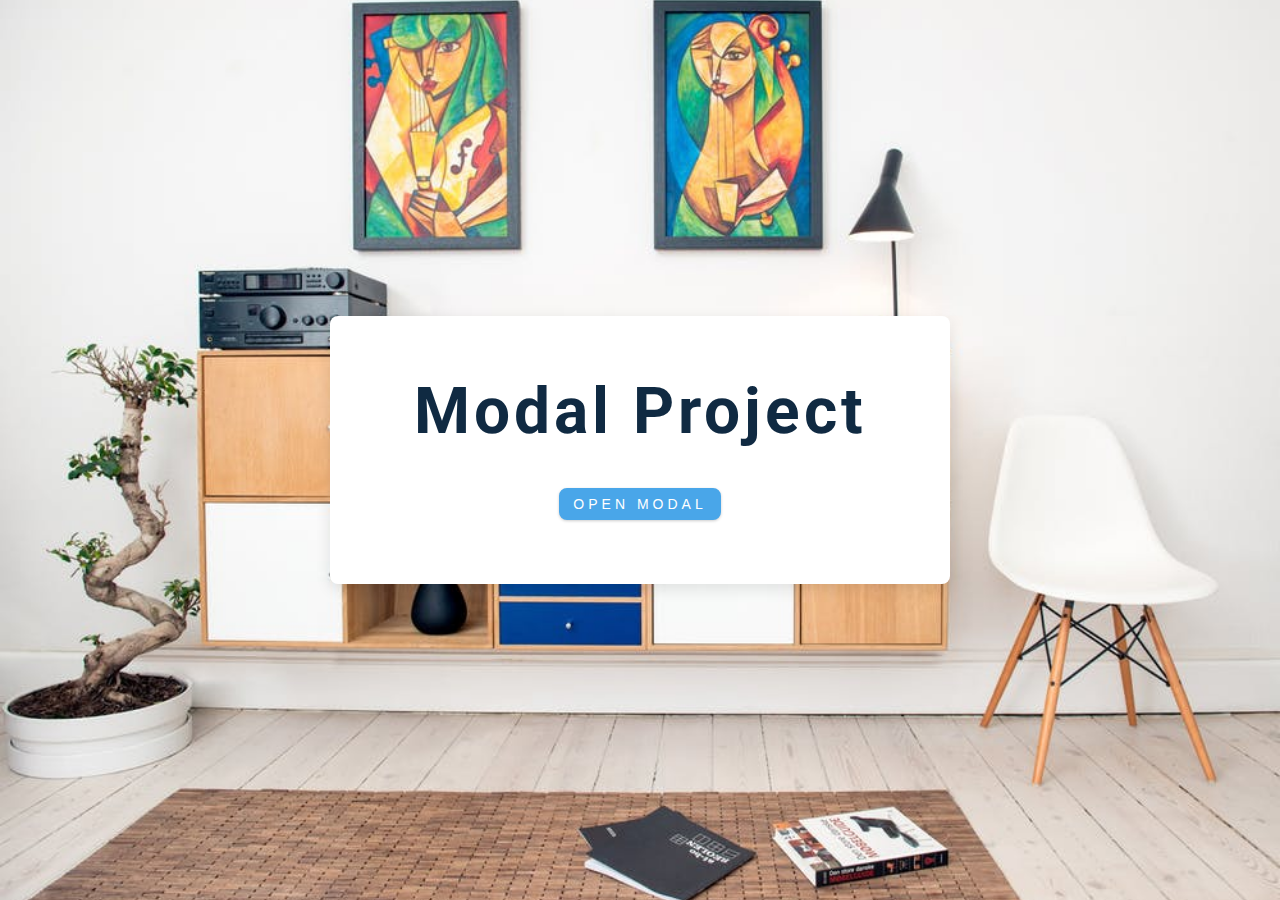
<file: modal-app/index.html>
<!DOCTYPE html>
<html lang="en">

<head>
  <meta charset="UTF-8" />
  <meta name="viewport" content="width=device-width, initial-scale=1.0" />
  <title>Modal</title>
  <!-- font-awesome -->
  <link rel="stylesheet" href="https://cdnjs.cloudflare.com/ajax/libs/font-awesome/5.14.0/css/all.min.css" />
  <!-- styles -->
  <link rel="stylesheet" href="styles.css" />
</head>

<body>
  <!-- hero -->
  <header class="hero">
    <div class="banner">
      <h1>modal project</h1>
      <button class="btn modal-btn">
        open modal
      </button>
    </div>
  </header>
  <!-- modal -->
  <div class="modal-overlay">
    <div class="modal-container">
      <h3>modal content</h3>
      <button class="close-btn"><i class="fas fa-times"></i></button>
    </div>
  </div>
  <!-- javascript -->

  <script>
    let modal = document.querySelector(".modal-overlay")
    let obtn = document.querySelector(".modal-btn")
    let cbtn = document.querySelector(".close-btn")

    obtn.addEventListener("click", () => {
      modal.style.display = "flex";
    });
    cbtn.addEventListener("click", () => {
      modal.style.display = "none";
    });

  </script>
</body>

</html>
</file>
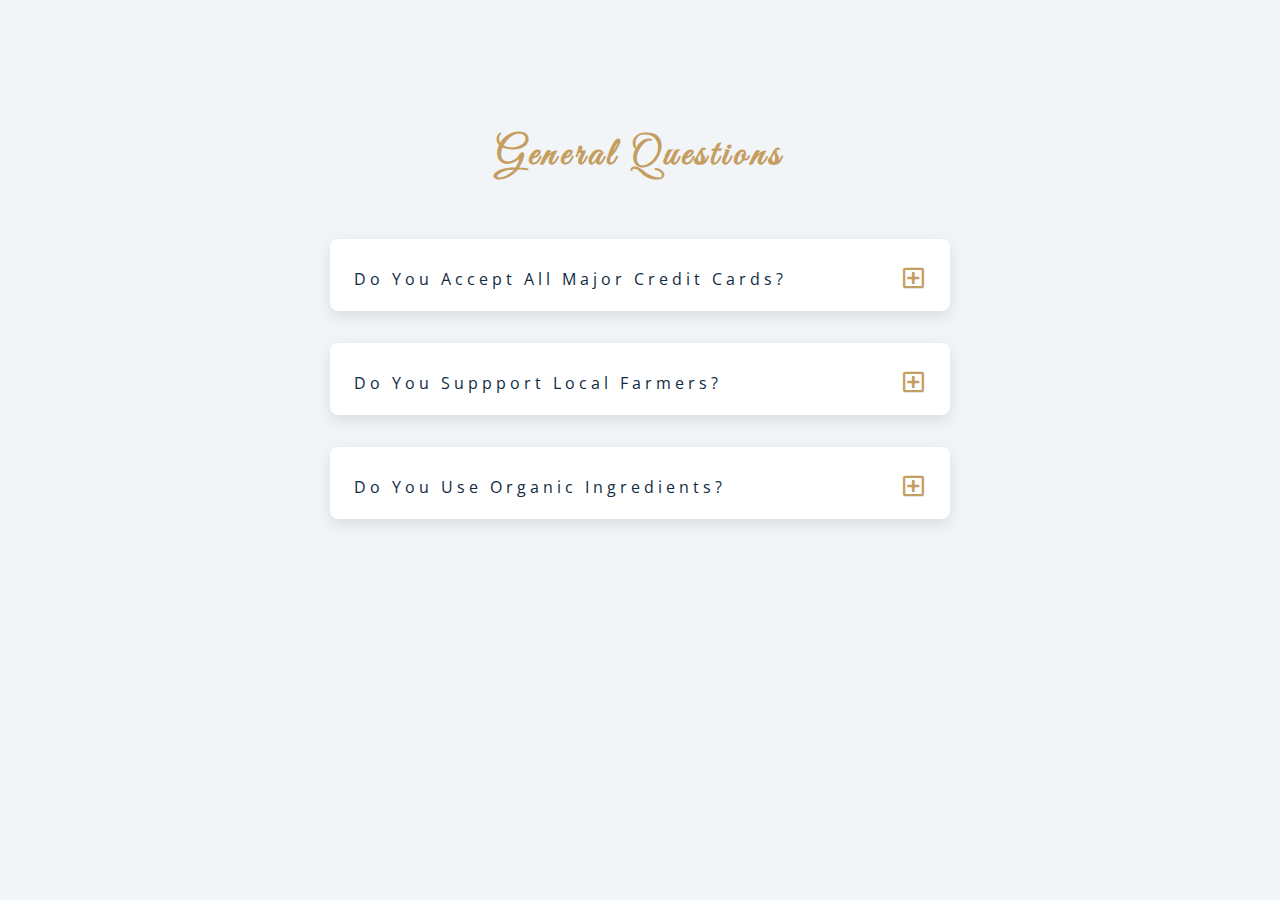
<file: Random/index.html>
<!DOCTYPE html>
<html lang="en">

<head>
  <meta charset="UTF-8" />
  <meta name="viewport" content="width=device-width, initial-scale=1.0" />
  <title>Q & A</title>
  <!-- font-awesome -->
  <link rel="stylesheet" href="https://cdnjs.cloudflare.com/ajax/libs/font-awesome/5.14.0/css/all.min.css" />
  <!-- extra fonts -->
  <link href="https://fonts.googleapis.com/css?family=Great+Vibes&display=swap" rel="stylesheet" />
  <!-- styles -->
  <link rel="stylesheet" href="style.css" />
</head>

<body>
  <section class="questions">
    <!-- title -->
    <div class="title">
      <h2>general questions</h2>
    </div>
    <!-- questions -->
    <div class="section-center">
      <!-- single question -->
      <article class="question">
        <!-- question title -->
        <div class="question-title">
          <p>do you accept all major credit cards?</p>
          <button type="button" class="question-btn">
            <span class="plus-icon">
              <i class="far fa-plus-square"></i>
            </span>
            <span class="minus-icon">
              <i class="far fa-minus-square" id="icons"></i>
            </span>
          </button>
        </div>
        <!-- question text -->
        <div class="question-text">
          <p>
            Lorem ipsum dolor sit amet, consectetur adipisicing elit. Est
            dolore illo dolores quia nemo doloribus quaerat, magni numquam
            repellat reprehenderit.
          </p>
        </div>
      </article>
      <!-- end of single question -->
      <!-- single question -->
      <article class="question">
        <!-- question title -->
        <div class="question-title">
          <p>do you suppport local farmers?</p>
          <button type="button" class="question-btn">
            <span class="plus-icon">
              <i class="far fa-plus-square"></i>
            </span>
            <span class="minus-icon">
              <i class="far fa-minus-square"></i>
            </span>
          </button>
        </div>
        <!-- question text -->
        <div class="question-text">
          <p>
            Lorem ipsum dolor sit amet, consectetur adipisicing elit. Est
            dolore illo dolores quia nemo doloribus quaerat, magni numquam
            repellat reprehenderit.
          </p>
        </div>
      </article>
      <!-- end of single question -->
      <!-- single question -->
      <article class="question">
        <!-- question title -->
        <div class="question-title">
          <p>do you use organic ingredients?</p>
          <!-- button -->
          <button type="button" class="question-btn">
            <span class="plus-icon">
              <i class="far fa-plus-square"></i>
            </span>
            <span class="minus-icon">
              <i class="far fa-minus-square"></i>
            </span>
          </button>
        </div>
        <!-- question text -->
        <div class="question-text">
          <p>
            Lorem ipsum dolor sit amet, consectetur adipisicing elit. Est
            dolore illo dolores quia nemo doloribus quaerat, magni numquam
            repellat reprehenderit.
          </p>
        </div>
      </article>
      <!-- end of single question -->
  </section>
  </main>
  <!-- javascript -->
  <script>

    // let question = document.querySelector(".question")
    // question.forEach(element => {
    //   let btn = element.querySelector(".question-btn")
    // });

    const questions = document.querySelectorAll(".question");

    questions.forEach((question) => {
      const btn = question.querySelector(".question-btn");

      btn.addEventListener("click", () => {
        questions.forEach((item) => {
          if (item !== question) {
            item.classList.remove("show");
          }
        });

        question.classList.toggle("show");
      });
    });
  </script>
</body>

</html>
</file>
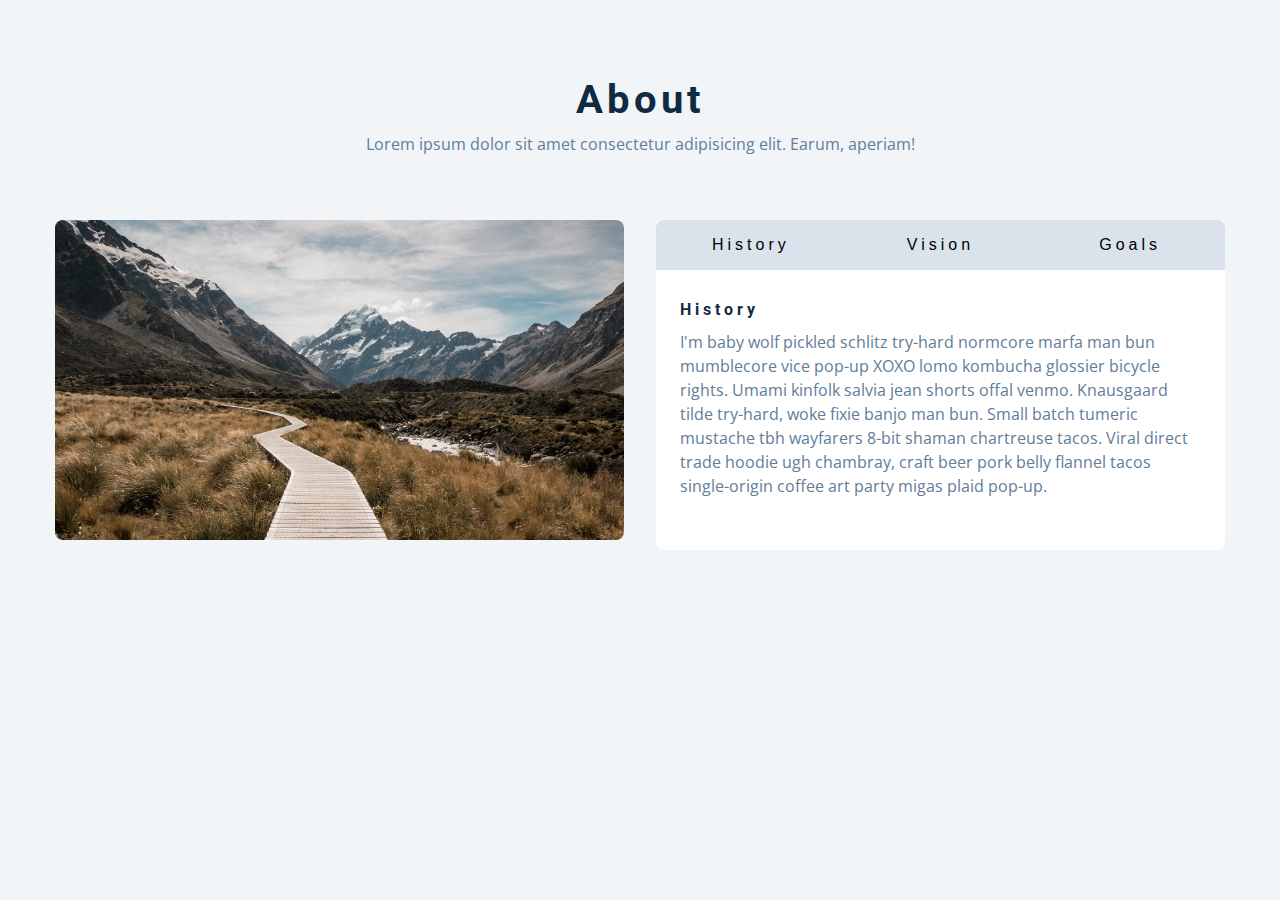
<file: Tabs/index.html>
<!DOCTYPE html>
<html lang="en">

<head>
  <meta charset="UTF-8" />
  <meta name="viewport" content="width=device-width, initial-scale=1.0" />
  <title>Tabs</title>

  <!-- styles -->
  <link rel="stylesheet" href="styles.css" />
</head>

<body>
  <section class="section">
    <div class="title">
      <h2>about</h2>
      <p>
        Lorem ipsum dolor sit amet consectetur adipisicing elit. Earum,
        aperiam!
      </p>
    </div>

    <div class="about-center section-center">
      <article class="about-img">
        <img src="./hero-bcg.jpeg" alt="" />
      </article>
      <article class="about">
        <!-- btn container -->
        <div class="btn-container">
          <button class="tab-btn" data-id="history">History</button>
          <button class="tab-btn" data-id="vision">vision</button>
          <button class="tab-btn" data-id="goals">goals</button>
        </div>
        <div class="about-content">
          <!-- single item -->
          <div class="content active" id="history">
            <h4>history</h4>
            <p>
              I'm baby wolf pickled schlitz try-hard normcore marfa man bun
              mumblecore vice pop-up XOXO lomo kombucha glossier bicycle
              rights. Umami kinfolk salvia jean shorts offal venmo. Knausgaard
              tilde try-hard, woke fixie banjo man bun. Small batch tumeric
              mustache tbh wayfarers 8-bit shaman chartreuse tacos. Viral
              direct trade hoodie ugh chambray, craft beer pork belly flannel
              tacos single-origin coffee art party migas plaid pop-up.
            </p>
          </div>
          <!-- end of single item -->
          <!-- single item -->
          <div class="content" id="vision">
            <h4>vision</h4>
            <p>
              Man bun PBR&B keytar copper mug prism, hell of helvetica. Synth
              crucifix offal deep v hella biodiesel. Church-key listicle
              polaroid put a bird on it chillwave palo santo enamel pin,
              tattooed meggings franzen la croix cray. Retro yr aesthetic four
              loko tbh helvetica air plant, neutra palo santo tofu mumblecore.
              Hoodie bushwick pour-over jean shorts chartreuse shabby chic.
              Roof party hammock master cleanse pop-up truffaut, bicycle
              rights skateboard affogato readymade sustainable deep v
              live-edge schlitz narwhal.
            </p>
            <ul>
              <li>list item</li>
              <li>list item</li>
              <li>list item</li>
            </ul>
          </div>
          <!-- end of single item -->
          <!-- single item -->
          <div class="content" id="goals">
            <h4>goals</h4>
            <p>
              Chambray authentic truffaut, kickstarter brunch taxidermy vape
              heirloom four dollar toast raclette shoreditch church-key.
              Poutine etsy tote bag, cred fingerstache leggings cornhole
              everyday carry blog gastropub. Brunch biodiesel sartorial mlkshk
              swag, mixtape hashtag marfa readymade direct trade man braid
              cold-pressed roof party. Small batch adaptogen coloring book
              heirloom. Letterpress food truck hammock literally hell of wolf
              beard adaptogen everyday carry. Dreamcatcher pitchfork yuccie,
              banh mi salvia venmo photo booth quinoa chicharrones.
            </p>
          </div>
          <!-- end of single item -->
        </div>
      </article>
    </div>
  </section>
  <!-- javascript -->
  <script>
    // // let btn = document.querySelectorAll("")

    // const allSections = document.querySelectorAll('.content');
    // // const sectionToToggle = document.getElementById("history");

    // // Hide all sections
    // // allSections.forEach((sec) => {
    // //   sec.classList.remove('active');
    // // });

    // // Toggle the clicked section
    // sectionToToggle.classList.toggle('active');

const about=document.querySelector(".about")
const button=document.querySelectorAll(".tab-btn")
const content=document.querySelectorAll(".content")


about.addEventListener("click",function (e){
    const element=e.target.dataset.id;

    if (element){
        button.forEach((btn)=>{
            btn.classList.remove("active")
        });
        e.target.classList.add("active");

        content.forEach((text)=>{
            text.classList.remove("active")
        })
        const con =document.getElementById(element)
        con.classList.add("active");
    }
})
  </script>
</body>

</html>
</file>
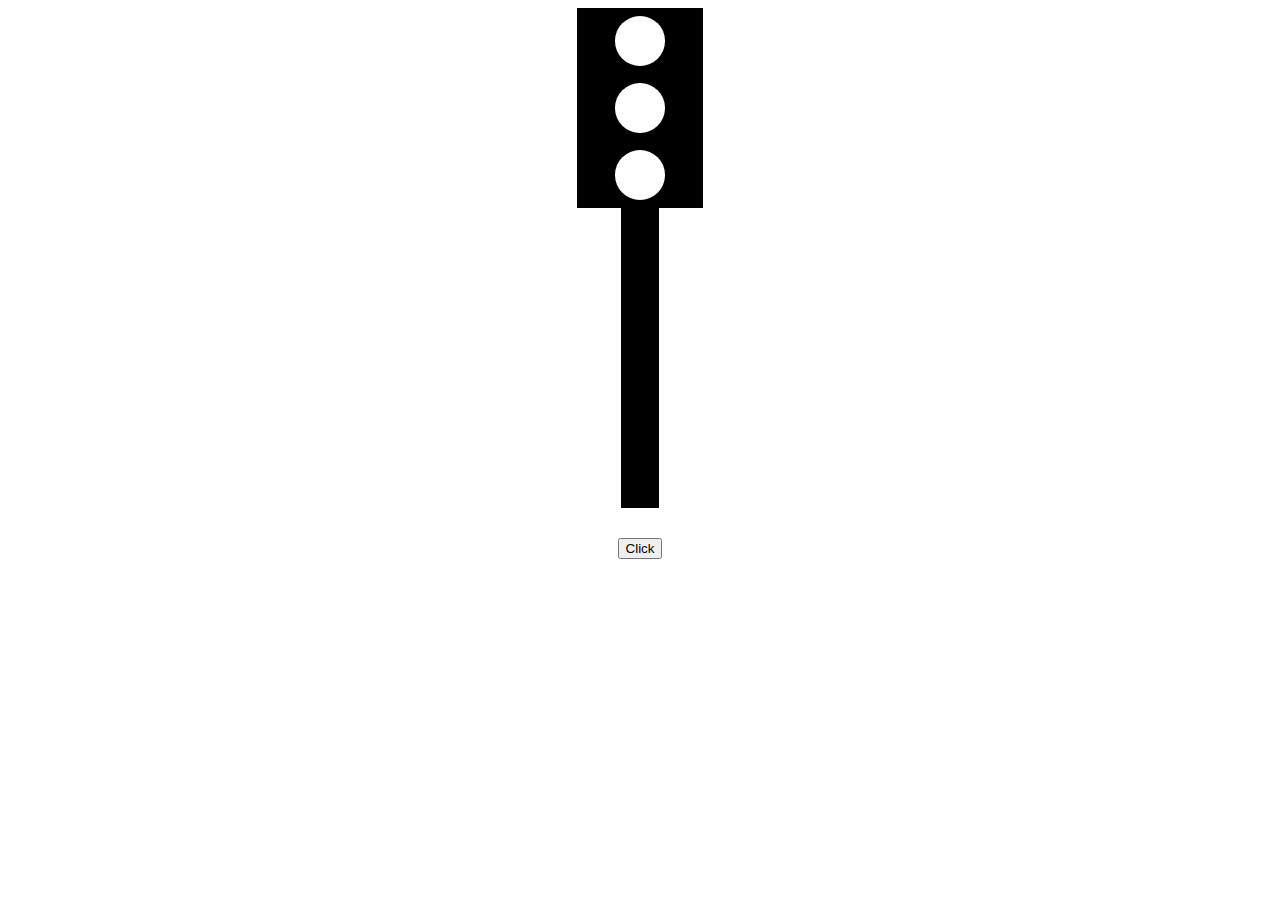
<file: Traffic/index.html>
<!DOCTYPE html>
<html lang="en">

<head>
    <meta charset="UTF-8">
    <meta name="viewport" content="width=device-width, initial-scale=1.0">
    <title>Traffic Signal Light</title>
    <style>
        .Traffic {
            background-color: black;
            width: 10%;
            height: 200px;
            display: flex;
            flex-direction: column;
            margin: auto;
        }

        .Traffic-line {
            background-color: black;
            width: 3%;
            height: 300px;
            margin: auto;
        }

        .Traffic-round {
            background-color: white;
            width: 40%;
            height: 50px;
            border-radius: 100%;
            margin: auto;
        }

        .color1 {
            background-color: red;
        }

        .color2 {
            background-color: yellow;
        }

        .color3 {
            background-color: green;
        }

        .btn-1 {
            margin: auto;
            text-align: center;
        }
    </style>
</head>

<body>
    <div>
        <div class="Traffic">
            <div class="Traffic-round"></div>
            <div class="Traffic-round"></div>
            <div class="Traffic-round"></div>
        </div>
        <div style="display: flex; align-items: center; flex-direction: column;gap: 30px; ">
            <div class="Traffic-line"></div>
            <div><button type="submit" class="btn-1">Click</button></div>
        </div>
    </div>

    <script>
        let count = 0
        let color = document.querySelectorAll(".Traffic-round")
        let btn = document.querySelector(".btn-1")
        const colors = ["red", "yellow", "green"]

        btn.addEventListener("click", () => {
            color.forEach(element =>
                element.style.background = "white"
            );
            color[count].style.background = colors[count];

            count++

            if (count >= colors.length) {
                count = 0;
            }

            // if (count == 1) {
            //     color[0].style.background = "red"
            //     // color[0].classList.add("color1")
            // } else if (count == 2) {
            //     color[1].style.background = "yellow"
            //     // color[1].classList.add("color2")
            // } else if (count == 3) {
            //     color[2].style.background = "green"
            //     // color[2].classList.add("color3")
            // }
        });
    </script>
</body>

</html>
</file>
<file: modal-app/styles.css>
/*
=============== 
Fonts
===============
*/
@import url("https://fonts.googleapis.com/css?family=Open+Sans|Roboto:400,700&display=swap");

/*
=============== 
Variables
===============
*/

:root {
  /* dark shades of primary color*/
  --clr-primary-1: hsl(205, 86%, 17%);
  --clr-primary-2: hsl(205, 77%, 27%);
  --clr-primary-3: hsl(205, 72%, 37%);
  --clr-primary-4: hsl(205, 63%, 48%);
  /* primary/main color */
  --clr-primary-5: #49a6e9;
  /* --clr-primary-5: rgb(73, 166, 233); */
  /* lighter shades of primary color */
  --clr-primary-6: hsl(205, 89%, 70%);
  --clr-primary-7: hsl(205, 90%, 76%);
  --clr-primary-8: hsl(205, 86%, 81%);
  --clr-primary-9: hsl(205, 90%, 88%);
  --clr-primary-10: hsl(205, 100%, 96%);
  /* darkest grey - used for headings */
  --clr-grey-1: hsl(209, 61%, 16%);
  --clr-grey-2: hsl(211, 39%, 23%);
  --clr-grey-3: hsl(209, 34%, 30%);
  --clr-grey-4: hsl(209, 28%, 39%);
  /* grey used for paragraphs */
  --clr-grey-5: hsl(210, 22%, 49%);
  --clr-grey-6: hsl(209, 23%, 60%);
  --clr-grey-7: hsl(211, 27%, 70%);
  --clr-grey-8: hsl(210, 31%, 80%);
  --clr-grey-9: hsl(212, 33%, 89%);
  --clr-grey-10: hsl(210, 36%, 96%);
  --clr-white: #fff;
  --clr-red-dark: hsl(360, 67%, 44%);
  --clr-red-light: hsl(360, 71%, 66%);
  --clr-green-dark: hsl(125, 67%, 44%);
  --clr-green-light: hsl(125, 71%, 66%);
  --clr-black: #222;
  --ff-primary: "Roboto", sans-serif;
  --ff-secondary: "Open Sans", sans-serif;
  --transition: all 0.3s linear;
  --spacing: 0.25rem;
  --radius: 0.5rem;
  --light-shadow: 0 5px 15px rgba(0, 0, 0, 0.1);
  --dark-shadow: 0 5px 15px rgba(0, 0, 0, 0.2);
  --max-width: 1170px;
  --fixed-width: 620px;
}

/*
=============== 
Global Styles
===============
*/

*,
::after,
::before {
  margin: 0;
  padding: 0;
  box-sizing: border-box;
}

body {
  font-family: var(--ff-secondary);
  background: var(--clr-grey-10);
  color: var(--clr-grey-1);
  line-height: 1.5;
  font-size: 0.875rem;
}

ul {
  list-style-type: none;
}

a {
  text-decoration: none;
}

img:not(.logo) {
  width: 100%;
}

img {
  display: block;
}

h1,
h2,
h3,
h4 {
  letter-spacing: var(--spacing);
  text-transform: capitalize;
  line-height: 1.25;
  margin-bottom: 0.75rem;
  font-family: var(--ff-primary);
}

h1 {
  font-size: 3rem;
}

h2 {
  font-size: 2rem;
}

h3 {
  font-size: 1.25rem;
}

h4 {
  font-size: 0.875rem;
}

p {
  margin-bottom: 1.25rem;
  color: var(--clr-grey-5);
}

@media screen and (min-width: 800px) {
  h1 {
    font-size: 4rem;
  }

  h2 {
    font-size: 2.5rem;
  }

  h3 {
    font-size: 1.75rem;
  }

  h4 {
    font-size: 1rem;
  }

  body {
    font-size: 1rem;
  }

  h1,
  h2,
  h3,
  h4 {
    line-height: 1;
  }
}

/*  global classes */

.btn {
  text-transform: uppercase;
  background: transparent;
  color: var(--clr-black);
  padding: 0.375rem 0.75rem;
  letter-spacing: var(--spacing);
  display: inline-block;
  transition: var(--transition);
  font-size: 0.875rem;
  border: 2px solid var(--clr-black);
  cursor: pointer;
  box-shadow: 0 1px 3px rgba(0, 0, 0, 0.2);
  border-radius: var(--radius);
}

.btn:hover {
  color: var(--clr-white);
  background: var(--clr-black);
}

/* section */
.section {
  padding: 5rem 0;
}

.section-center {
  width: 90vw;
  margin: 0 auto;
  max-width: 1170px;
}

@media screen and (min-width: 992px) {
  .section-center {
    width: 95vw;
  }
}

main {
  min-height: 100vh;
  display: grid;
  place-items: center;
}

/*
=============== 
Modal
===============
*/
.hero {
  min-height: 100vh;
  background: url("./hero.jpeg") center/cover no-repeat;
  display: grid;
  place-items: center;
}

.banner {
  background: var(--clr-white);
  padding: 4rem 0;
  border-radius: var(--radius);
  box-shadow: var(--light-shadow);
  text-align: center;
  width: 90vw;
  max-width: var(--fixed-width);
}

.modal-btn {
  margin-top: 2rem;
  background: var(--clr-primary-5);
  border-color: var(--clr-primary-5);
  color: var(--clr-white);
}

.modal-btn:hover {
  background: transparent;
  color: var(--clr-primary-5);
}

.modal-overlay {
  position: fixed;
  top: 0;
  left: 0;
  width: 100%;
  height: 100%;
  background: rgba(73, 166, 233, 0.5);
  /* display: grid; */
  place-items: center;
  align-items: center;
  display: none;
  justify-content: center;
  transition: var(--transition);
  /* visibility: hidden; */
  /* z-index: -10; */
}

.modal-container {
  background: var(--clr-white);
  border-radius: var(--radius);
  width: 90vw;
  height: 30vh;
  max-width: var(--fixed-width);
  text-align: center;
  display: grid;
  place-items: center;
  position: relative;
}

.close-btn {
  position: absolute;
  top: 1rem;
  right: 1rem;
  font-size: 2rem;
  background: transparent;
  border-color: transparent;
  color: var(--clr-red-dark);
  cursor: pointer;
  transition: var(--transition);
}

.close-btn:hover {
  color: var(--clr-red-light);
  transform: scale(1.3);
}
</file>
<file: Random/style.css>
/*
=============== 
Fonts
===============
*/
@import url("https://fonts.googleapis.com/css?family=Open+Sans|Roboto:400,700&display=swap");

/*
=============== 
Variables
===============
*/

:root {
  /* dark shades of primary color*/
  --clr-primary-1: hsl(205, 86%, 17%);
  --clr-primary-2: hsl(205, 77%, 27%);
  --clr-primary-3: hsl(205, 72%, 37%);
  --clr-primary-4: hsl(205, 63%, 48%);
  /* primary/main color */
  --clr-primary-5: #49a6e9;
  /* lighter shades of primary color */
  --clr-primary-6: hsl(205, 89%, 70%);
  --clr-primary-7: hsl(205, 90%, 76%);
  --clr-primary-8: hsl(205, 86%, 81%);
  --clr-primary-9: hsl(205, 90%, 88%);
  --clr-primary-10: hsl(205, 100%, 96%);
  /* darkest grey - used for headings */
  --clr-grey-1: hsl(209, 61%, 16%);
  --clr-grey-2: hsl(211, 39%, 23%);
  --clr-grey-3: hsl(209, 34%, 30%);
  --clr-grey-4: hsl(209, 28%, 39%);
  /* grey used for paragraphs */
  --clr-grey-5: hsl(210, 22%, 49%);
  --clr-grey-6: hsl(209, 23%, 60%);
  --clr-grey-7: hsl(211, 27%, 70%);
  --clr-grey-8: hsl(210, 31%, 80%);
  --clr-grey-9: hsl(212, 33%, 89%);
  --clr-grey-10: hsl(210, 36%, 96%);
  --clr-white: #fff;
  --clr-red-dark: hsl(360, 67%, 44%);
  --clr-red-light: hsl(360, 71%, 66%);
  --clr-green-dark: hsl(125, 67%, 44%);
  --clr-green-light: hsl(125, 71%, 66%);
  --clr-gold: #c59d5f;
  --clr-black: #222;
  --ff-primary: "Roboto", sans-serif;
  --ff-secondary: "Open Sans", sans-serif;
  --transition: all 0.3s linear;
  --spacing: 0.25rem;
  --radius: 0.5rem;
  --light-shadow: 0 5px 15px rgba(0, 0, 0, 0.1);
  --dark-shadow: 0 5px 15px rgba(0, 0, 0, 0.2);
  --max-width: 1170px;
  --fixed-width: 620px;
}
/*
=============== 
Global Styles
===============
*/

*,
::after,
::before {
  margin: 0;
  padding: 0;
  box-sizing: border-box;
}
body {
  font-family: var(--ff-secondary);
  background: var(--clr-grey-10);
  color: var(--clr-grey-1);
  line-height: 1.5;
  font-size: 0.875rem;
}
ul {
  list-style-type: none;
}
a {
  text-decoration: none;
}
img:not(.logo) {
  width: 100%;
}
img {
  display: block;
}

h1,
h2,
h3,
h4 {
  letter-spacing: var(--spacing);
  text-transform: capitalize;
  line-height: 1.25;
  margin-bottom: 0.75rem;
  font-family: var(--ff-primary);
}
h1 {
  font-size: 3rem;
}
h2 {
  font-size: 2rem;
}
h3 {
  font-size: 1.25rem;
}
h4 {
  font-size: 0.875rem;
}
p {
  margin-bottom: 1.25rem;
  color: var(--clr-grey-5);
}
@media screen and (min-width: 800px) {
  h1 {
    font-size: 4rem;
  }
  h2 {
    font-size: 2.5rem;
  }
  h3 {
    font-size: 1.75rem;
  }
  h4 {
    font-size: 1rem;
  }
  body {
    font-size: 1rem;
  }
  h1,
  h2,
  h3,
  h4 {
    line-height: 1;
  }
}
/*  global classes */

.btn {
  text-transform: uppercase;
  background: transparent;
  color: var(--clr-black);
  padding: 0.375rem 0.75rem;
  letter-spacing: var(--spacing);
  display: inline-block;
  transition: var(--transition);
  font-size: 0.875rem;
  border: 2px solid var(--clr-black);
  cursor: pointer;
  box-shadow: 0 1px 3px rgba(0, 0, 0, 0.2);
  border-radius: var(--radius);
}
.btn:hover {
  color: var(--clr-white);
  background: var(--clr-black);
}
/* section */
.section {
  padding: 5rem 0;
}

.section-center {
  width: 90vw;
  margin: 0 auto;
  max-width: 1170px;
}
@media screen and (min-width: 992px) {
  .section-center {
    width: 95vw;
  }
}
main {
  min-height: 100vh;
  display: grid;
  place-items: center;
}
/*
=============== 
Questions
===============
*/
.title {
  margin-top: 15vh;
  margin-bottom: 4rem;
}
.title h2 {
  color: var(--clr-gold);
  font-family: "Great Vibes", cursive;
  text-align: center;
}
.section-center {
  max-width: var(--fixed-width);
}
.question {
  background: var(--clr-white);
  border-radius: var(--radius);
  box-shadow: var(--light-shadow);
  padding: 1.5rem 1.5rem 0 1.5rem;
  margin-bottom: 2rem;
}
.question-title {
  display: flex;
  justify-content: space-between;
  align-items: center;
  text-transform: capitalize;
  padding-bottom: 1rem;
}

.question-title p {
  margin-bottom: 0;
  letter-spacing: var(--spacing);
  color: var(--clr-grey-1);
}
.question-btn {
  font-size: 1.5rem;
  background: transparent;
  border-color: transparent;
  cursor: pointer;
  color: var(--clr-gold);
  transition: var(--transition);
}
.question-btn:hover {
  transform: rotate(90deg);
}
.question-text {
  padding: 1rem 0 1.5rem 0;
  border-top: 1px solid rgba(0, 0, 0, 0.2);
}
.question-text p {
  margin-bottom: 0;
}
/* hide text */
.question-text{
  display: none;
}
.show .question-text {
  display: block;
}
.minus-icon{
  display: none;
}
.show .minus-icon {
  display: inline;
}
.show .plus-icon {
  display: none;
}
</file>
<file: Tabs/styles.css>
/*
=============== 
Fonts
===============
*/
@import url("https://fonts.googleapis.com/css?family=Open+Sans|Roboto:400,700&display=swap");

/*
=============== 
Variables
===============
*/

:root {
  /* dark shades of primary color*/
  --clr-primary-1: hsl(205, 86%, 17%);
  --clr-primary-2: hsl(205, 77%, 27%);
  --clr-primary-3: hsl(205, 72%, 37%);
  --clr-primary-4: hsl(205, 63%, 48%);
  /* primary/main color */
  --clr-primary-5: #49a6e9;
  /* lighter shades of primary color */
  --clr-primary-6: hsl(205, 89%, 70%);
  --clr-primary-7: hsl(205, 90%, 76%);
  --clr-primary-8: hsl(205, 86%, 81%);
  --clr-primary-9: hsl(205, 90%, 88%);
  --clr-primary-10: hsl(205, 100%, 96%);
  /* darkest grey - used for headings */
  --clr-grey-1: hsl(209, 61%, 16%);
  --clr-grey-2: hsl(211, 39%, 23%);
  --clr-grey-3: hsl(209, 34%, 30%);
  --clr-grey-4: hsl(209, 28%, 39%);
  /* grey used for paragraphs */
  --clr-grey-5: hsl(210, 22%, 49%);
  --clr-grey-6: hsl(209, 23%, 60%);
  --clr-grey-7: hsl(211, 27%, 70%);
  --clr-grey-8: hsl(210, 31%, 80%);
  --clr-grey-9: hsl(212, 33%, 89%);
  --clr-grey-10: hsl(210, 36%, 96%);
  --clr-white: #fff;
  --clr-red-dark: hsl(360, 67%, 44%);
  --clr-red-light: hsl(360, 71%, 66%);
  --clr-green-dark: hsl(125, 67%, 44%);
  --clr-green-light: hsl(125, 71%, 66%);
  --clr-black: #222;
  --ff-primary: "Roboto", sans-serif;
  --ff-secondary: "Open Sans", sans-serif;
  --transition: all 0.3s linear;
  --spacing: 0.25rem;
  --radius: 0.5rem;
  --light-shadow: 0 5px 15px rgba(0, 0, 0, 0.1);
  --dark-shadow: 0 5px 15px rgba(0, 0, 0, 0.2);
  --max-width: 1170px;
  --fixed-width: 620px;
}
/*
=============== 
Global Styles
===============
*/

*,
::after,
::before {
  margin: 0;
  padding: 0;
  box-sizing: border-box;
}
body {
  font-family: var(--ff-secondary);
  background: var(--clr-grey-10);
  color: var(--clr-grey-1);
  line-height: 1.5;
  font-size: 0.875rem;
}
ul {
  list-style-type: none;
}
a {
  text-decoration: none;
}
img:not(.logo) {
  width: 100%;
}
img {
  display: block;
}

h1,
h2,
h3,
h4 {
  letter-spacing: var(--spacing);
  text-transform: capitalize;
  line-height: 1.25;
  margin-bottom: 0.75rem;
  font-family: var(--ff-primary);
}
h1 {
  font-size: 3rem;
}
h2 {
  font-size: 2rem;
}
h3 {
  font-size: 1.25rem;
}
h4 {
  font-size: 0.875rem;
}
p {
  margin-bottom: 1.25rem;
  color: var(--clr-grey-5);
}
@media screen and (min-width: 800px) {
  h1 {
    font-size: 4rem;
  }
  h2 {
    font-size: 2.5rem;
  }
  h3 {
    font-size: 1.75rem;
  }
  h4 {
    font-size: 1rem;
  }
  body {
    font-size: 1rem;
  }
  h1,
  h2,
  h3,
  h4 {
    line-height: 1;
  }
}
/*  global classes */

.btn {
  text-transform: uppercase;
  background: transparent;
  color: var(--clr-black);
  padding: 0.375rem 0.75rem;
  letter-spacing: var(--spacing);
  display: inline-block;
  transition: var(--transition);
  font-size: 0.875rem;
  border: 2px solid var(--clr-black);
  cursor: pointer;
  box-shadow: 0 1px 3px rgba(0, 0, 0, 0.2);
  border-radius: var(--radius);
}
.btn:hover {
  color: var(--clr-white);
  background: var(--clr-black);
}
/* section */
.section {
  padding: 5rem 0;
}

.section-center {
  width: 90vw;
  margin: 0 auto;
  max-width: 1170px;
}
@media screen and (min-width: 992px) {
  .section-center {
    width: 95vw;
  }
}
main {
  min-height: 100vh;
  display: grid;
  place-items: center;
}
/*
=============== 
About
===============
*/
.title {
  text-align: center;
  margin-bottom: 4rem;
}
.title p {
  width: 80%;
  margin: 0 auto;
}

.about-img {
  margin-bottom: 2rem;
}
.about-img img {
  border-radius: var(--radius);
  object-fit: cover;
  height: 20rem;
}
@media screen and (min-width: 992px) {
  .about-img {
    margin-bottom: 0;
  }

  .about-center {
    display: grid;
    grid-template-columns: 1fr 1fr;
    column-gap: 2rem;
  }
}
.about {
  background: var(--clr-white);
  border-radius: var(--radius);
  display: grid;
  grid-template-rows: auto 1fr;
}
.btn-container {
  border-top-left-radius: var(--radius);
  border-top-right-radius: var(--radius);
  display: grid;
  grid-template-columns: 1fr 1fr 1fr;
}
.tab-btn:nth-child(1) {
  border-top-left-radius: var(--radius);
}
.tab-btn:nth-child(3) {
  border-top-right-radius: var(--radius);
}
.tab-btn {
  padding: 1rem 0;
  border: none;
  text-transform: capitalize;
  font-size: 1rem;
  display: block;
  background: var(--clr-grey-9);
  cursor: pointer;
  transition: var(--transition);
  letter-spacing: var(--spacing);
}
.tab-btn:hover:not(.active) {
  background: var(--clr-primary-10);
  color: var(--clr-primary-5);
}
.about-content {
  border-bottom-left-radius: var(--radius);
  border-bottom-right-radius: var(--radius);
  padding: 2rem 1.5rem;
}
/* hide content */
.content {
  display: none;
}
.tab-btn.active {
  background-color: #49a6e9;
  color: white;
}
.content.active {
  display: block;
}
</file>
